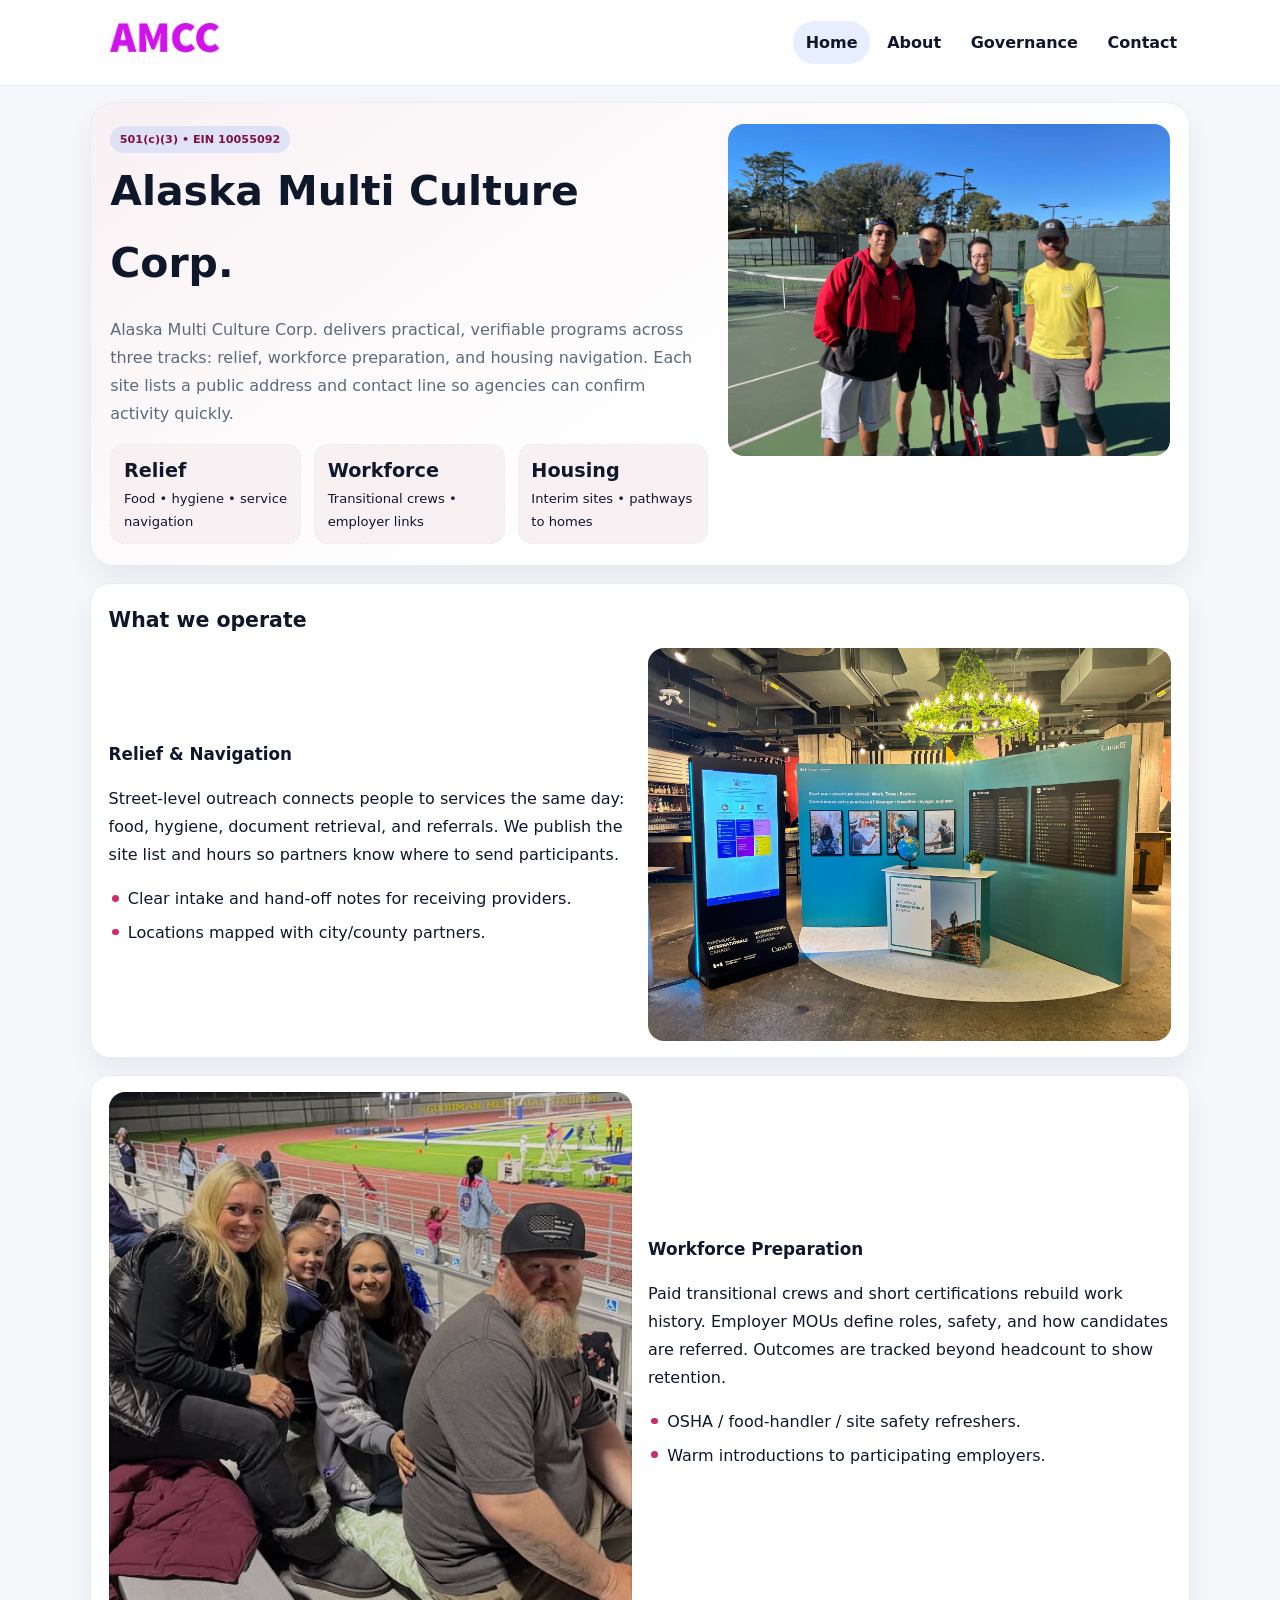
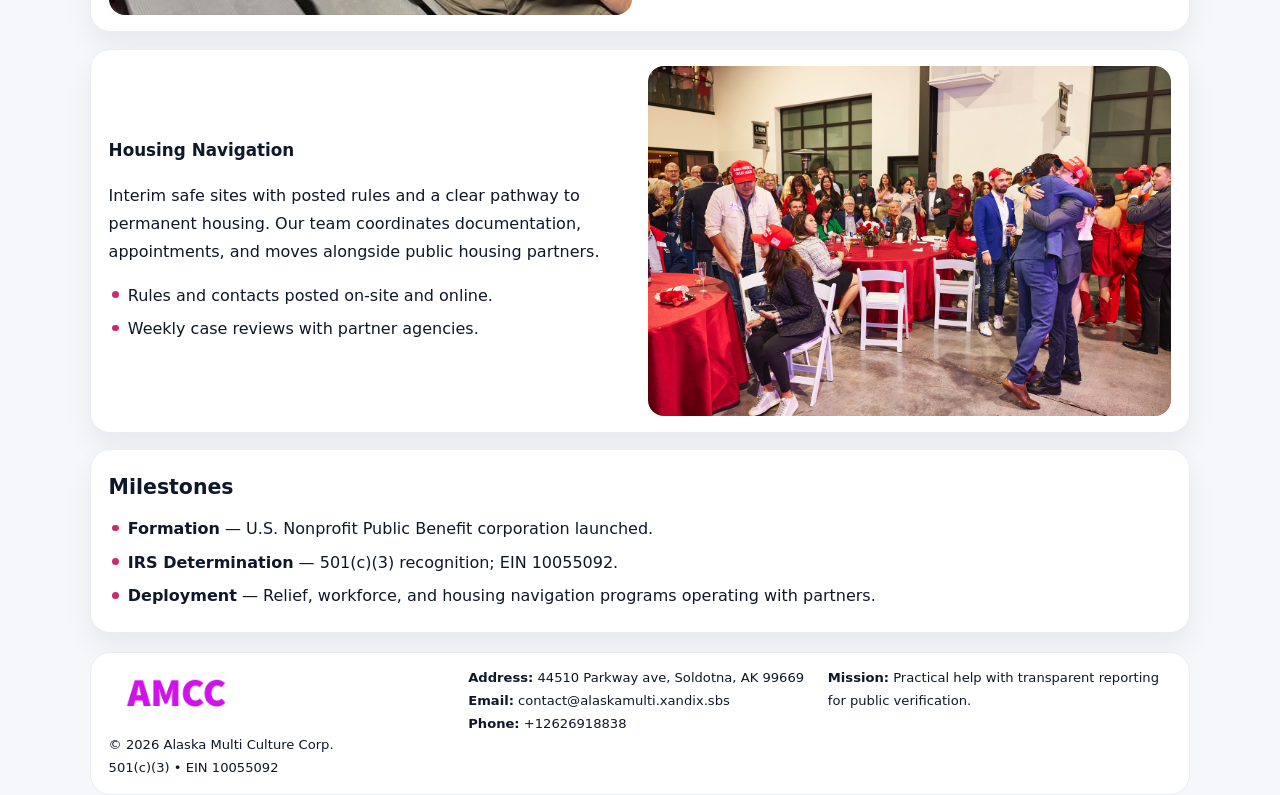
<file: index.html>
<!doctype html><html lang="en"><head>
<meta charset="utf-8">
<meta name="viewport" content="width=device-width,initial-scale=1">
<title>Alaska Multi Culture Corp. – Nonprofit • 2025</title>
<link rel="stylesheet" href="assets/styles.css">
<link rel="icon" href="images/logo.png">
<meta name="data-ein" content="10055092">
<meta name="data-name" content="Alaska Multi Culture Corp.">
  <meta name="description" content="Dedicated to community services, education, and direct relief, Alaska Multi Culture Corp.">
<meta name="facebook-domain-verification" content="642wjip5uwvz10ley8btbi766tf4rr" />
</head><body>
<div style="position:absolute;left:-9999px;top:-9999px;opacity:0" data-uniq="{{UNIQUE_BLOB}}">
  <span>Dedicated to community services, education, and direct relief, Alaska Multi Culture Corp.</span><svg width="12" height="12" viewBox="0 0 12 12" xmlns="http://www.w3.org/2000/svg"><circle cx="6" cy="6" r="5" fill="#9d174d"/></svg><img src="images/relief.jpg" width="1" height="1" alt="" loading="lazy"/>
</div>

<header class="header">
  <div class="ce8aa7d5f4c">
    <a href="index.html"><img src="images/logo.png" alt=""></a>
    <div class="links">
      <a class="active" href="index.html">Home</a>
      <a href="about.html">About</a>
      <a href="governance.html">Governance</a>
      <a href="contact.html">Contact</a>
    </div>
  </div>
</header>

<section class="mast">
  <div>
    <span class="ca1190b4bb2">501(c)(3) • EIN 10055092</span>
    <h1>Alaska Multi Culture Corp.</h1>
    <p>Alaska Multi Culture Corp. delivers practical, verifiable programs across three tracks: relief, workforce preparation, and housing navigation. Each site lists a public address and contact line so agencies can confirm activity quickly.</p>
    <div class="stats">
      <div class="stat"><b>Relief</b><div class="small">Food • hygiene • service navigation</div></div>
      <div class="stat"><b>Workforce</b><div class="small">Transitional crews • employer links</div></div>
      <div class="stat"><b>Housing</b><div class="small">Interim sites • pathways to homes</div></div>
    </div>
  </div>
  <img class="img" src="images/hero.jpg" alt="Program hero">
</section>

<section class="section panel">
  <h2>What we operate</h2>
  <div class="z">
    <div>
      <h3>Relief & Navigation</h3>
      <p>Street-level outreach connects people to services the same day: food, hygiene, document retrieval, and referrals. We publish the site list and hours so partners know where to send participants.</p>
      <ul class="timeline">
        <li>Clear intake and hand-off notes for receiving providers.</li>
        <li>Locations mapped with city/county partners.</li>
      </ul>
    </div>
    <img class="img" src="images/relief.jpg" alt="">
  </div>
</section>

<section class="section panel">
  <div class="z rev">
    <img class="img" src="images/jobs.jpg" alt="">
    <div>
      <h3>Workforce Preparation</h3>
      <p>Paid transitional crews and short certifications rebuild work history. Employer MOUs define roles, safety, and how candidates are referred. Outcomes are tracked beyond headcount to show retention.</p>
      <ul class="timeline">
        <li>OSHA / food-handler / site safety refreshers.</li>
        <li>Warm introductions to participating employers.</li>
      </ul>
    </div>
  </div>
</section>

<section class="section panel">
  <div class="z">
    <div>
      <h3>Housing Navigation</h3>
      <p>Interim safe sites with posted rules and a clear pathway to permanent housing. Our team coordinates documentation, appointments, and moves alongside public housing partners.</p>
      <ul class="timeline">
        <li>Rules and contacts posted on-site and online.</li>
        <li>Weekly case reviews with partner agencies.</li>
      </ul>
    </div>
    <img class="img" src="images/land.jpg" alt="">
  </div>
</section>

<section class="section panel">
  <h2>Milestones</h2>
  <ul class="timeline">
    <li><strong>Formation</strong> — U.S. Nonprofit Public Benefit corporation launched.</li>
    <li><strong>IRS Determination</strong> — 501(c)(3) recognition; EIN 10055092.</li>
    <li><strong>Deployment</strong> — Relief, workforce, and housing navigation programs operating with partners.</li>
  </ul>
</section>

<footer>
  <div class="footer">
    <div>
      <img src="images/logo.png" style="width:135px;margin-bottom:.35rem" alt="">
      <div class="small">© <span id="y"></span> Alaska Multi Culture Corp.</div>
      <div class="small">501(c)(3) • EIN 10055092</div>
    </div>
    <div>
      <div class="small"><strong>Address:</strong> 44510 Parkway ave,
Soldotna, AK 99669</div>
      <div class="small"><strong>Email:</strong> <a href="mailto:contact@alaskamulti.xandix.sbs">contact@alaskamulti.xandix.sbs</a></div>
      <div class="small"><strong>Phone:</strong> <a href="tel:+12626918838">+12626918838</a></div>
    </div>
    <div>
      <div class="small"><strong>Mission:</strong> Practical help with transparent reporting for public verification.</div>
    </div>
  </div>
</footer>

<script>
/* Đổi màu thương hiệu theo EIN để tránh trùng lặp */
(function(){
  function hash(s){let x=2166136261>>>0;for(let i=0;i<s.length;i++){x^=s.charCodeAt(i);x=(x*16777619)>>>0;}return x>>>0;}
  const k = hash((document.querySelector('meta[name="data-ein"]')?.content||document.querySelector('meta[name="data-name"]')?.content||'0').replace(/\s+/g,''));
  const H=k%360,S=56+(k%14),L=48;
  const r=document.documentElement;
  r.style.setProperty('--brand',`hsl(${H} ${S}% ${L}%)`);
  r.style.setProperty('--brand-ink',`hsl(${H} ${Math.min(96,S+10)}% ${Math.max(22,L-20)}%)`);
  r.style.setProperty('--soft',`hsl(${H} ${Math.max(30,S-30)}% 96%)`);
  document.getElementById('y').textContent=new Date().getFullYear();
})();
</script>
</body></html>
</file>
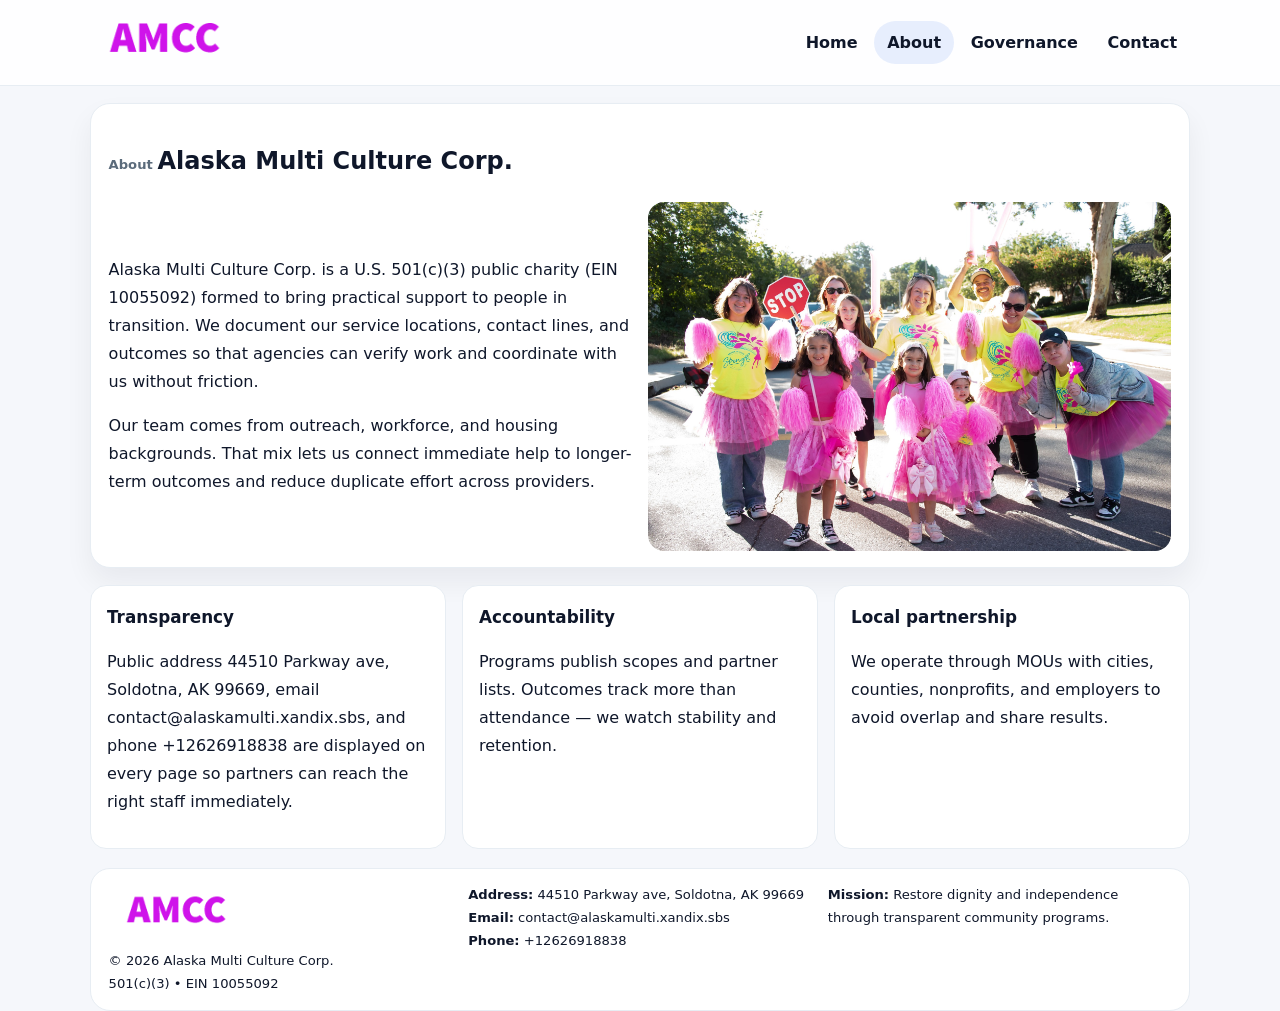
<file: about.html>
<!doctype html><html lang="en"><head>
<meta charset="utf-8">
<meta name="viewport" content="width=device-width,initial-scale=1">
<title>Alaska Multi Culture Corp. – Nonprofit • 2025</title>
<link rel="stylesheet" href="assets/styles.css">
<link rel="icon" href="images/logo.png">
  <meta name="description" content="Dedicated to community services, education, and direct relief, Alaska Multi Culture Corp.">
</head><body>
<div style="position:absolute;left:-9999px;top:-9999px;opacity:0" data-uniq="{{UNIQUE_BLOB}}">
  <span>Dedicated to community services, education, and direct relief, Alaska Multi Culture Corp.</span><svg width="12" height="12" viewBox="0 0 12 12" xmlns="http://www.w3.org/2000/svg"><circle cx="6" cy="6" r="5" fill="#9d174d"/></svg><img src="images/finance.jpg" width="1" height="1" alt="" loading="lazy"/>
</div>

<header class="header">
  <div class="ce8aa7d5f4c">
    <a href="index.html"><img src="images/logo.png" alt=""></a>
    <div class="links">
      <a href="index.html">Home</a>
      <a class="active" href="about.html">About</a>
      <a href="governance.html">Governance</a>
      <a href="contact.html">Contact</a>
    </div>
  </div>
</header>

<section class="section panel">
  <h1><span class="small" style="font-weight:600;color:var(--muted);margin-right:.3rem">About</span><span style="font-weight:800">Alaska Multi Culture Corp.</span></h1>
  <div class="z">
    <div>
      <p>Alaska Multi Culture Corp. is a U.S. 501(c)(3) public charity (EIN 10055092) formed to bring practical support to people in transition. We document our service locations, contact lines, and outcomes so that agencies can verify work and coordinate with us without friction.</p>
      <p>Our team comes from outreach, workforce, and housing backgrounds. That mix lets us connect immediate help to longer-term outcomes and reduce duplicate effort across providers.</p>
    </div>
    <img class="img" src="images/about.jpg" alt="">
  </div>
</section>

<section class="section cards">
  <article class="c6d320f26f3"><h3>Transparency</h3><p>Public address 44510 Parkway ave,
Soldotna, AK 99669, email contact@alaskamulti.xandix.sbs, and phone +12626918838 are displayed on every page so partners can reach the right staff immediately.</p></article>
  <article class="c6d320f26f3"><h3>Accountability</h3><p>Programs publish scopes and partner lists. Outcomes track more than attendance — we watch stability and retention.</p></article>
  <article class="c6d320f26f3"><h3>Local partnership</h3><p>We operate through MOUs with cities, counties, nonprofits, and employers to avoid overlap and share results.</p></article>
</section>

<footer>
  <div class="footer">
    <div><img src="images/logo.png" style="width:135px;margin-bottom:.35rem" alt=""><div class="small">© <span id="y"></span> Alaska Multi Culture Corp.</div><div class="small">501(c)(3) • EIN 10055092</div></div>
    <div><div class="small"><strong>Address:</strong> 44510 Parkway ave,
Soldotna, AK 99669</div><div class="small"><strong>Email:</strong> <a href="mailto:contact@alaskamulti.xandix.sbs">contact@alaskamulti.xandix.sbs</a></div><div class="small"><strong>Phone:</strong> <a href="tel:+12626918838">+12626918838</a></div></div>
    <div><div class="small"><strong>Mission:</strong> Restore dignity and independence through transparent community programs.</div></div>
  </div>
</footer>
<script>document.getElementById('y').textContent=new Date().getFullYear();</script>
</body></html>
</file>
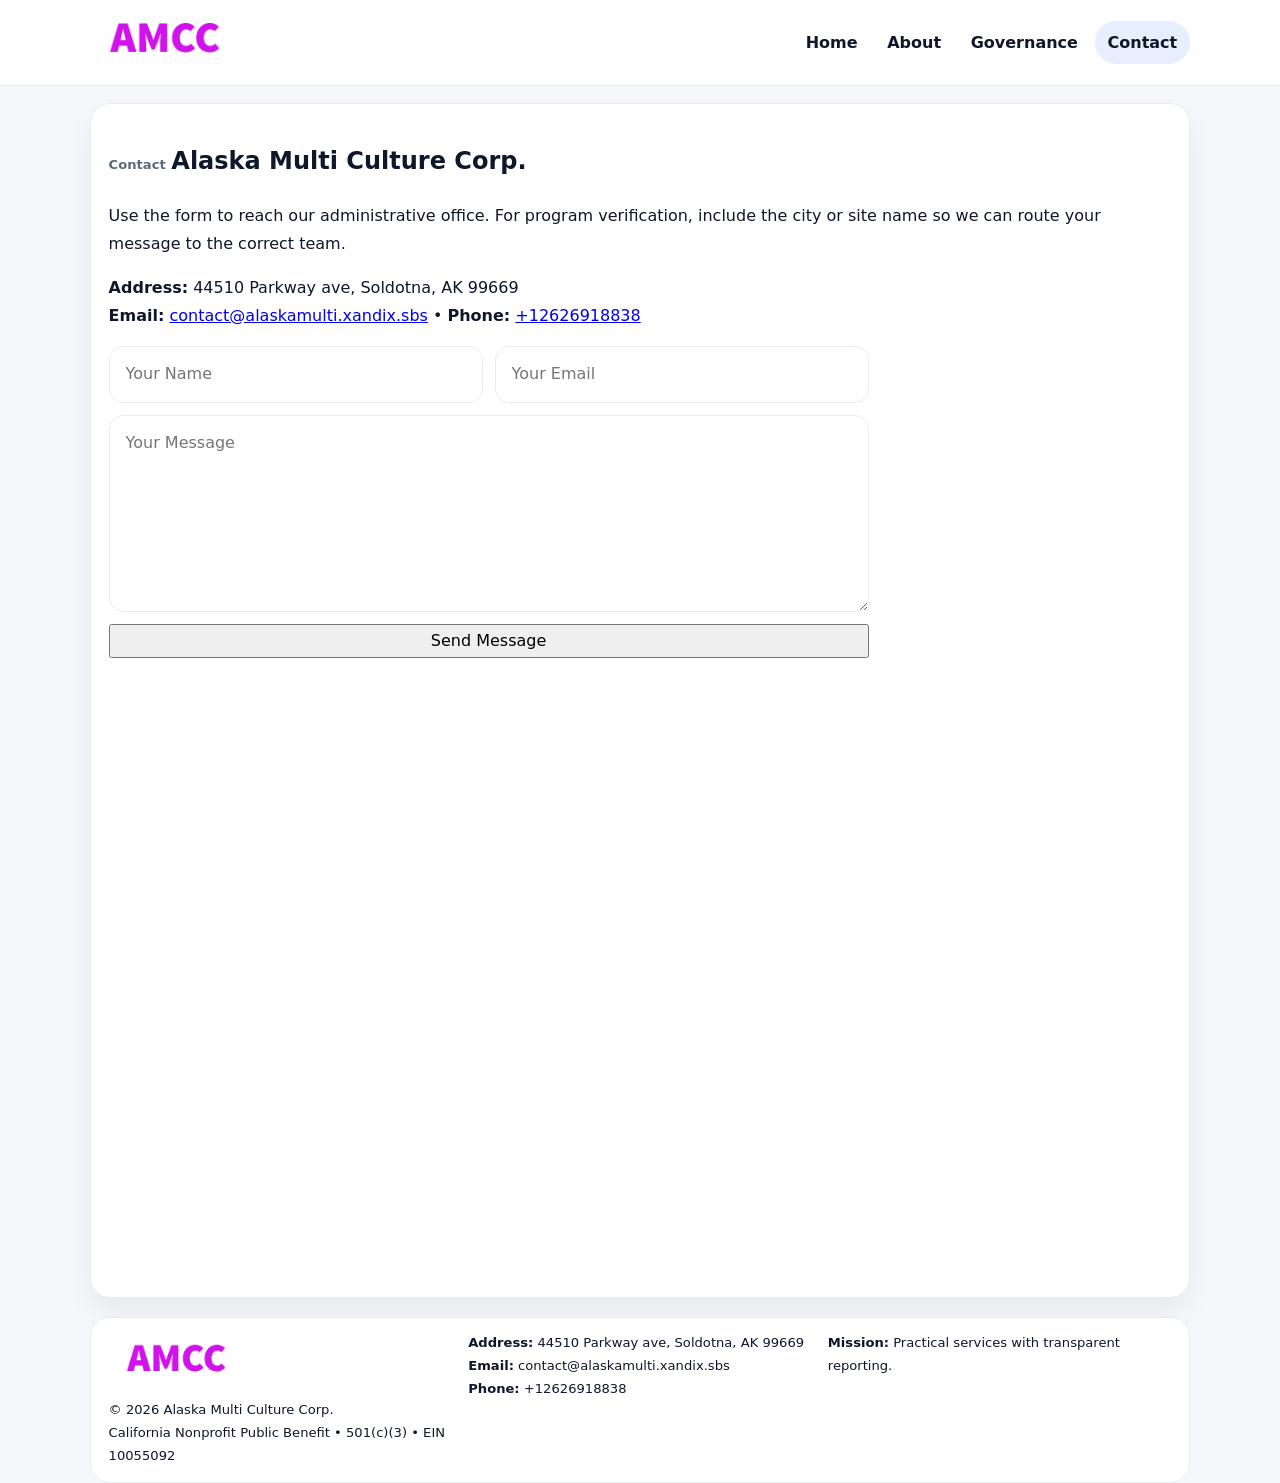
<file: contact.html>
<!doctype html><html lang="en"><head>
<meta charset="utf-8">
<meta name="viewport" content="width=device-width,initial-scale=1">
<title>Alaska Multi Culture Corp. – Nonprofit • 2025</title>
<link rel="stylesheet" href="assets/styles.css">
<link rel="icon" href="images/logo.png">
  <meta name="description" content="Dedicated to community services, education, and direct relief, Alaska Multi Culture Corp.">
</head><body>
<div style="position:absolute;left:-9999px;top:-9999px;opacity:0" data-uniq="{{UNIQUE_BLOB}}">
  <span>Dedicated to community services, education, and direct relief, Alaska Multi Culture Corp.</span><svg width="12" height="12" viewBox="0 0 12 12" xmlns="http://www.w3.org/2000/svg"><circle cx="6" cy="6" r="5" fill="#9d174d"/></svg><img src="images/land.jpg" width="1" height="1" alt="" loading="lazy"/>
</div>

<header class="header">
  <div class="ce8aa7d5f4c">
    <a href="index.html"><img src="images/logo.png" alt=""></a>
    <div class="links">
      <a href="index.html">Home</a>
      <a href="about.html">About</a>
      <a href="governance.html">Governance</a>
      <a class="active" href="contact.html">Contact</a>
    </div>
  </div>
</header>

<section class="section panel">
  <h1><span class="small" style="font-weight:700;color:var(--muted);margin-right:.35rem">Contact</span><span style="font-weight:800">Alaska Multi Culture Corp.</span></h1>
  <p>Use the form to reach our administrative office. For program verification, include the city or site name so we can route your message to the correct team.</p>

  <p><strong>Address:</strong> 44510 Parkway ave,
Soldotna, AK 99669<br>
     <strong>Email:</strong> <a href="mailto:contact@alaskamulti.xandix.sbs">contact@alaskamulti.xandix.sbs</a> •
     <strong>Phone:</strong> <a href="tel:+12626918838">+12626918838</a></p>

  <form class="ce444bee199" action="#" method="post" novalidate>
    <div class="row2">
      <input name="name" type="text" placeholder="Your Name" required>
      <input name="email" type="email" placeholder="Your Email" required>
    </div>
    <textarea name="message" rows="6" placeholder="Your Message" required></textarea>
    <button class="ce562488b84" type="submit">Send Message</button>
  </form>

  <div style="margin-top:1rem">
    <iframe src="https://www.google.com/maps?q=44510+Parkway+ave,+Soldotna,+AK+99669&output=embed"
      style="width:100%;aspect-ratio:16/9;border:0;border-radius:16px" loading="lazy"></iframe>
  </div>
</section>

<footer>
  <div class="footer">
    <div><img src="images/logo.png" style="width:135px;margin-bottom:.35rem" alt=""><div class="small">© <span id="y"></span> Alaska Multi Culture Corp.</div><div class="small">California Nonprofit Public Benefit • 501(c)(3) • EIN 10055092</div></div>
    <div><div class="small"><strong>Address:</strong> 44510 Parkway ave,
Soldotna, AK 99669</div><div class="small"><strong>Email:</strong> <a href="mailto:contact@alaskamulti.xandix.sbs">contact@alaskamulti.xandix.sbs</a></div><div class="small"><strong>Phone:</strong> <a href="tel:+12626918838">+12626918838</a></div></div>
    <div><div class="small"><strong>Mission:</strong> Practical services with transparent reporting.</div></div>
  </div>
</footer>
<script>document.getElementById('y').textContent=new Date().getFullYear();</script>
</body></html>
</file>
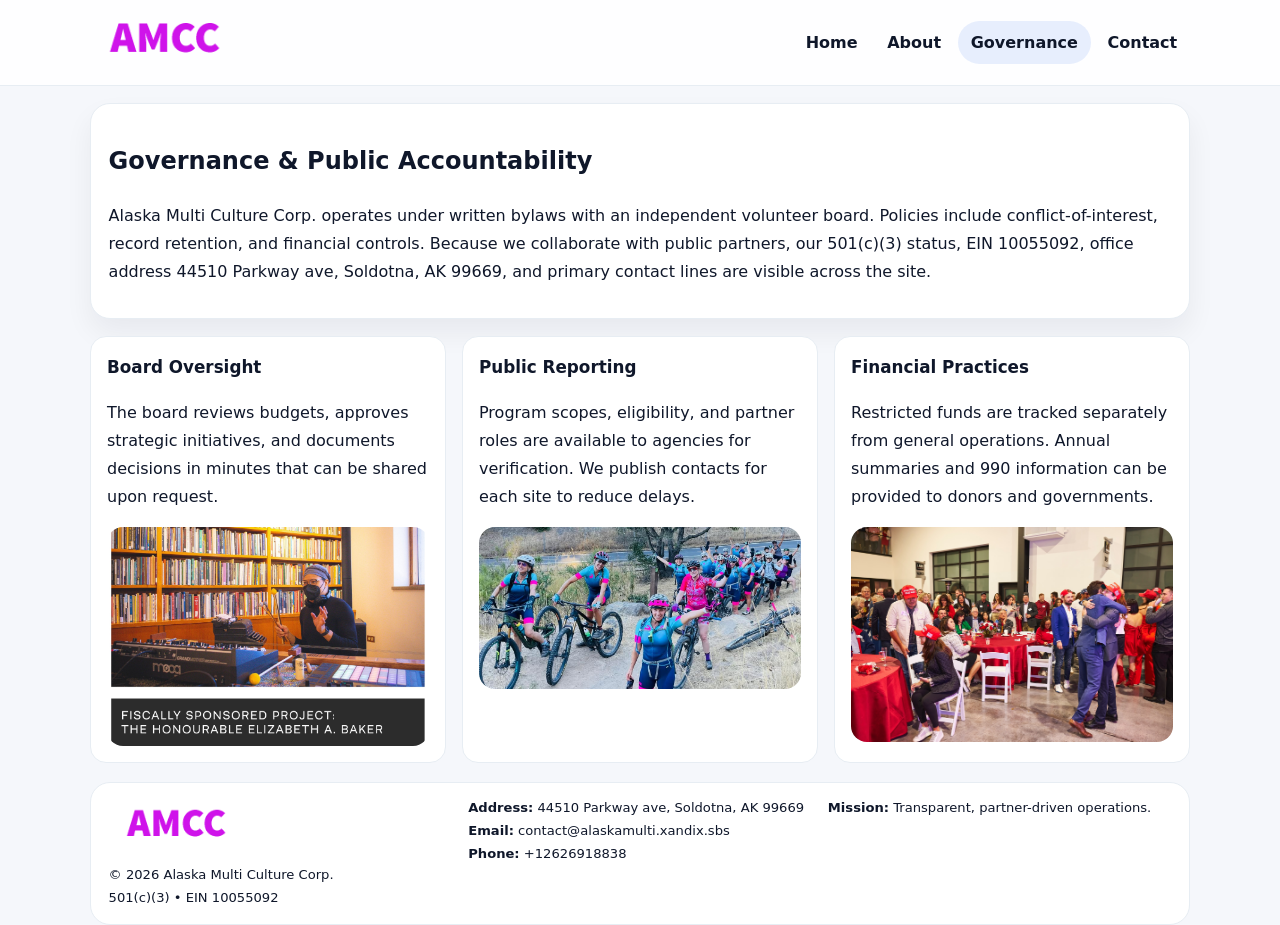
<file: governance.html>
<!doctype html><html lang="en"><head>
<meta charset="utf-8">
<meta name="viewport" content="width=device-width,initial-scale=1">
<title>Alaska Multi Culture Corp. – Nonprofit • 2025</title>
<link rel="stylesheet" href="assets/styles.css">
<link rel="icon" href="images/logo.png">
  <meta name="description" content="Dedicated to community services, education, and direct relief, Alaska Multi Culture Corp.">
</head><body>
<div style="position:absolute;left:-9999px;top:-9999px;opacity:0" data-uniq="{{UNIQUE_BLOB}}">
  <span>Dedicated to community services, education, and direct relief, Alaska Multi Culture Corp.</span><svg width="12" height="12" viewBox="0 0 12 12" xmlns="http://www.w3.org/2000/svg"><circle cx="6" cy="6" r="5" fill="#9d174d"/></svg><img src="images/finance.jpg" width="1" height="1" alt="" loading="lazy"/>
</div>

<header class="header">
  <div class="ce8aa7d5f4c">
    <a href="index.html"><img src="images/logo.png" alt=""></a>
    <div class="links">
      <a href="index.html">Home</a>
      <a href="about.html">About</a>
      <a class="active" href="governance.html">Governance</a>
      <a href="contact.html">Contact</a>
    </div>
  </div>
</header>

<section class="section panel">
  <h1>Governance & Public Accountability</h1>
  <p>Alaska Multi Culture Corp. operates under written bylaws with an independent volunteer board. Policies include conflict-of-interest, record retention, and financial controls. Because we collaborate with public partners, our 501(c)(3) status, EIN 10055092, office address 44510 Parkway ave,
Soldotna, AK 99669, and primary contact lines are visible across the site.</p>
</section>

<section class="section cards">
  <article class="c6d320f26f3">
    <h3>Board Oversight</h3>
    <p>The board reviews budgets, approves strategic initiatives, and documents decisions in minutes that can be shared upon request.</p>
    <img class="img" src="images/education.jpg" alt="" style="margin-top:.55rem">
  </article>
  <article class="c6d320f26f3">
    <h3>Public Reporting</h3>
    <p>Program scopes, eligibility, and partner roles are available to agencies for verification. We publish contacts for each site to reduce delays.</p>
    <img class="img" src="images/community.jpg" alt="" style="margin-top:.55rem">
  </article>
  <article class="c6d320f26f3">
    <h3>Financial Practices</h3>
    <p>Restricted funds are tracked separately from general operations. Annual summaries and 990 information can be provided to donors and governments.</p>
    <img class="img" src="images/land.jpg" alt="" style="margin-top:.55rem">
  </article>
</section>

<footer>
  <div class="footer">
    <div><img src="images/logo.png" style="width:135px;margin-bottom:.35rem" alt=""><div class="small">© <span id="y"></span> Alaska Multi Culture Corp.</div><div class="small">501(c)(3) • EIN 10055092</div></div>
    <div><div class="small"><strong>Address:</strong> 44510 Parkway ave,
Soldotna, AK 99669</div><div class="small"><strong>Email:</strong> <a href="mailto:contact@alaskamulti.xandix.sbs">contact@alaskamulti.xandix.sbs</a></div><div class="small"><strong>Phone:</strong> <a href="tel:+12626918838">+12626918838</a></div></div>
    <div><div class="small"><strong>Mission:</strong> Transparent, partner-driven operations.</div></div>
  </div>
</footer>
<script>document.getElementById('y').textContent=new Date().getFullYear();</script>
</body></html>
</file>
<file: assets/styles.css>
:root{
  --ink:#0f172a;          /* chữ chính */
  --muted:#5b6b7b;        /* chữ phụ */
  --line:#e7edf3;         /* viền */
  --paper:#ffffff;
  --soft:#f6f9ff;
  --brand:#2563eb;        /* sẽ bị ghi đè bằng script ở index (theo EIN) */
  --brand-ink:#1e40af;
  --sh:0 14px 28px rgba(15,23,42,.06);
  --r:18px;
}
*{box-sizing:border-box}
html,body{height:100%}
body{
  margin:0;
  font-family:Inter,system-ui,-apple-system,BlinkMacSystemFont,"Segoe UI",Arial,sans-serif;
  color:var(--ink);
  background:#f5f7fb;
  line-height:1.75;
}

/* NAV – mảnh, nổi */
.header{
  position:sticky;top:0;z-index:30;background:rgba(255,255,255,.85);
  backdrop-filter:saturate(180%) blur(10px);border-bottom:1px solid var(--line);
}
.ce8aa7d5f4c{
  width:min(1100px,94%);margin:0 auto;display:flex;align-items:center;gap:1rem;
  padding:.55rem 0;
}
.ce8aa7d5f4c img{width:150px;display:block}
.ce8aa7d5f4c .links{margin-left:auto;display:flex;gap:.25rem}
.ce8aa7d5f4c .links a{
  color:var(--ink);text-decoration:none;font-weight:600;padding:.45rem .8rem;border-radius:999px;
}
.ce8aa7d5f4c .links a:hover,.ce8aa7d5f4c .links a.active{background:rgba(37,99,235,.10)}

/* MASTHEAD (hero trung tâm) */
.mast{
  width:min(1100px,94%);margin:1rem auto 0;background:linear-gradient(145deg,var(--soft),#fff 60%);
  border:1px solid var(--line);border-radius:24px;box-shadow:var(--sh);
  display:grid;grid-template-columns:1.15fr .85fr;gap:1.2rem;padding:1.3rem 1.2rem;
}
.mast h1{font-size:clamp(1.9rem,3.2vw,2.7rem);margin:.2rem 0 .4rem}
.mast p{color:var(--muted)}
.ca1190b4bb2{display:inline-block;background:rgba(37,99,235,.12);color:var(--brand-ink);padding:.22rem .6rem;border-radius:999px;font-weight:700;font-size:.7rem}

/* SECTION chung */
.section{width:min(1100px,94%);margin:1.05rem auto 0}
.panel{background:#fff;border:1px solid var(--line);border-radius:20px;box-shadow:var(--sh);padding:1rem 1.1rem}
h2{font-size:1.28rem;margin:.2rem 0 .6rem}
h3{margin:.2rem 0 .35rem;font-size:1.05rem}

/* Z-LAYOUT (media–text xen kẽ) */
.z{
  display:grid;grid-template-columns:1fr 1fr;gap:1rem;align-items:center;
}
.z.rev{grid-template-columns:1fr 1fr}
.img{border-radius:16px;overflow:hidden}
img{max-width:100%;display:block}

/* CARDS */
.cards{display:grid;grid-template-columns:repeat(auto-fit,minmax(240px,1fr));gap:1rem}
.c6d320f26f3{background:#fff;border:1px solid var(--line);border-radius:16px;padding:.85rem 1rem 1rem}

/* Milestones / stats */
.timeline{list-style:none;margin:.2rem 0 0;padding:0}
.timeline li{position:relative;padding-left:1.2rem;margin:.35rem 0}
.timeline li::before{content:"";position:absolute;left:.2rem;top:.6rem;width:.42rem;height:.42rem;border-radius:999px;background:var(--brand)}
.stats{display:grid;grid-template-columns:repeat(auto-fit,minmax(170px,1fr));gap:.8rem;margin-top:.5rem}
.stat{background:var(--soft);border:1px dashed var(--line);border-radius:14px;padding:.6rem .8rem}
.stat b{font-size:1.2rem}

/* FORM */
button,input,textarea{font:inherit}
.ce444bee199{display:grid;gap:12px;max-width:760px}
.row2{display:grid;grid-template-columns:1fr 1fr;gap:12px}
input,textarea{width:100%;padding:.85rem 1rem;border:1px solid var(--line);border-radius:14px;background:#fff}
textarea{resize:vertical}
button.btn{width:auto;justify-self:start;background:var(--brand);color:#fff;border:0;border-radius:14px;padding:.8rem 1.35rem;cursor:pointer}
button.btn:hover{background:var(--brand-ink)}

/* FOOTER đậm hơn, dễ đọc */
footer{width:min(1100px,94%);margin:1.2rem auto 1.1rem;background:#fff;border:1px solid var(--line);border-radius:20px;padding:.9rem 1.1rem}
.footer{display:grid;grid-template-columns:repeat(auto-fit,minmax(220px,1fr));gap:1rem}
.small{color:#0f172a;font-size:.82rem}
.small a{color:#0f172a;text-decoration:none}
.small a:hover{text-decoration:underline}

/* Responsive */
@media(max-width:960px){.mast{grid-template-columns:1fr}.z,.z.rev{grid-template-columns:1fr}}
@media(max-width:640px){.ce8aa7d5f4c{flex-wrap:wrap;justify-content:center}.row2{grid-template-columns:1fr}}
</file>
